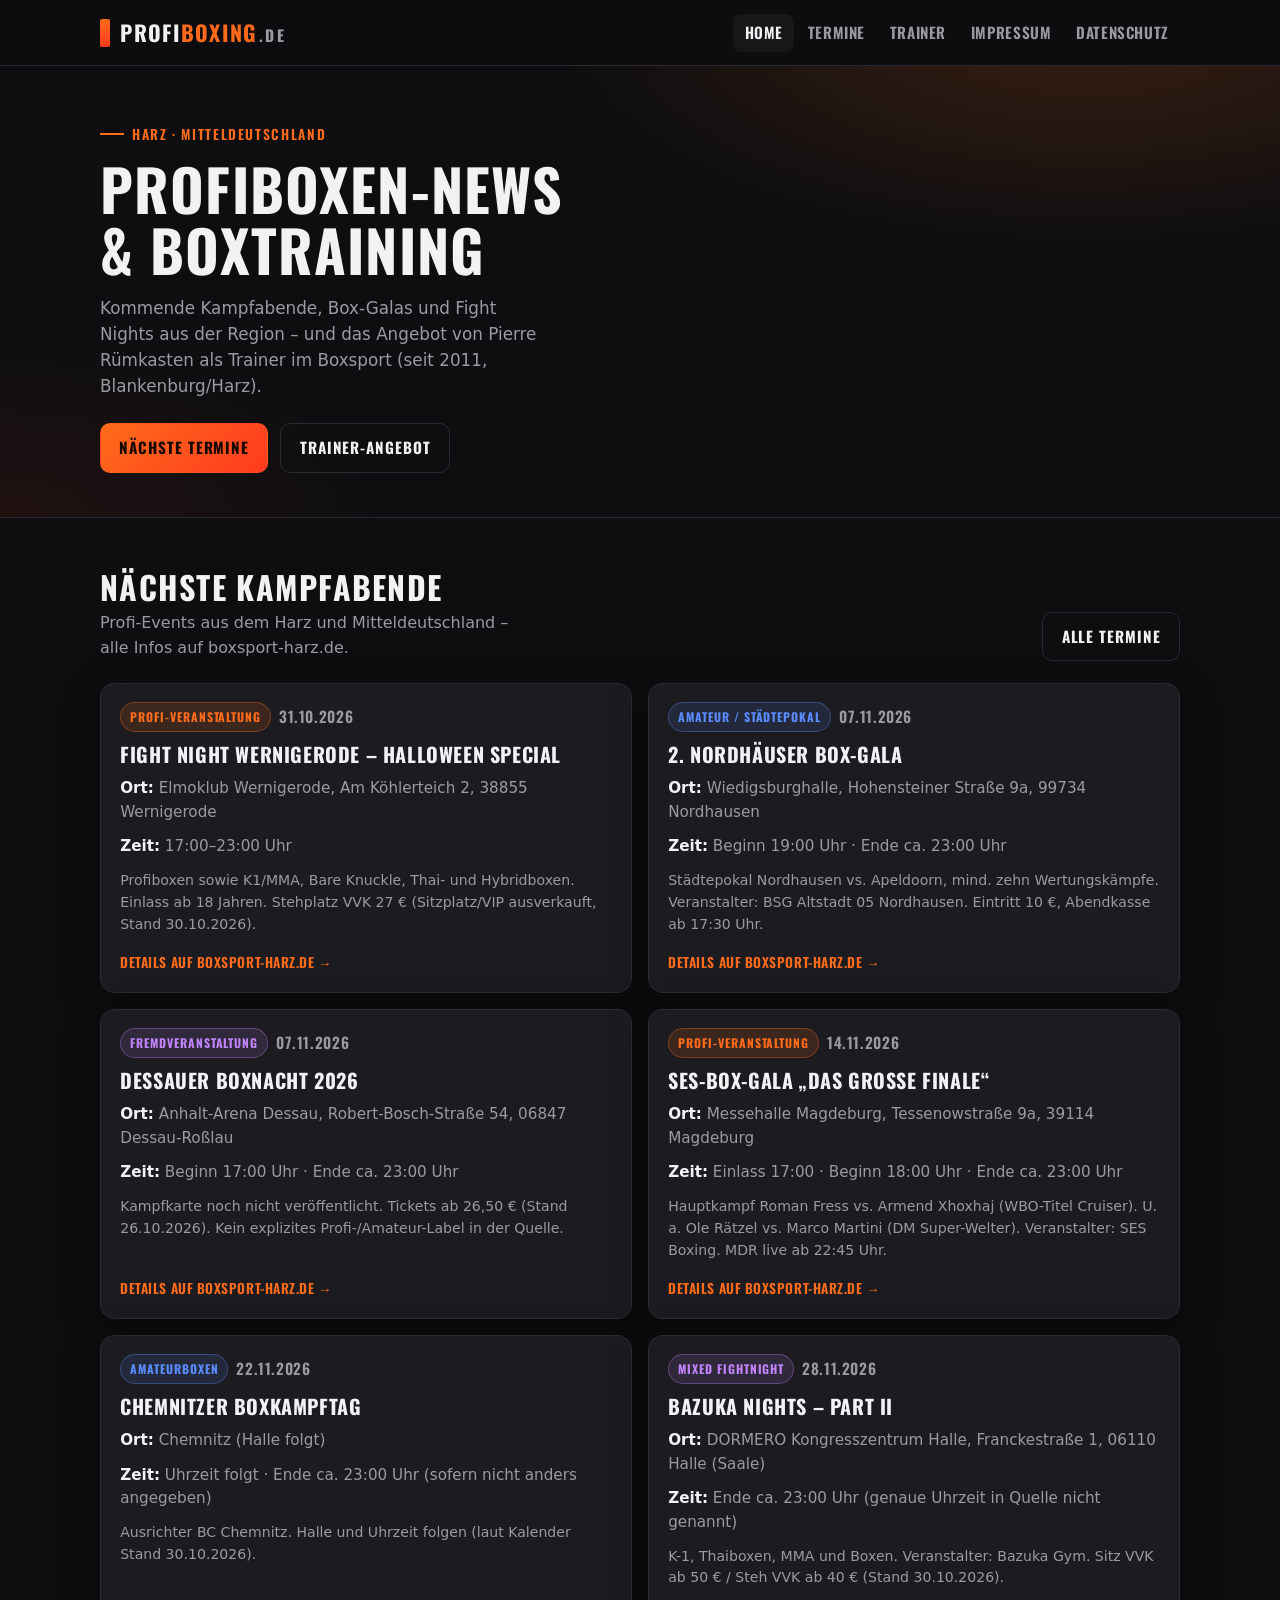
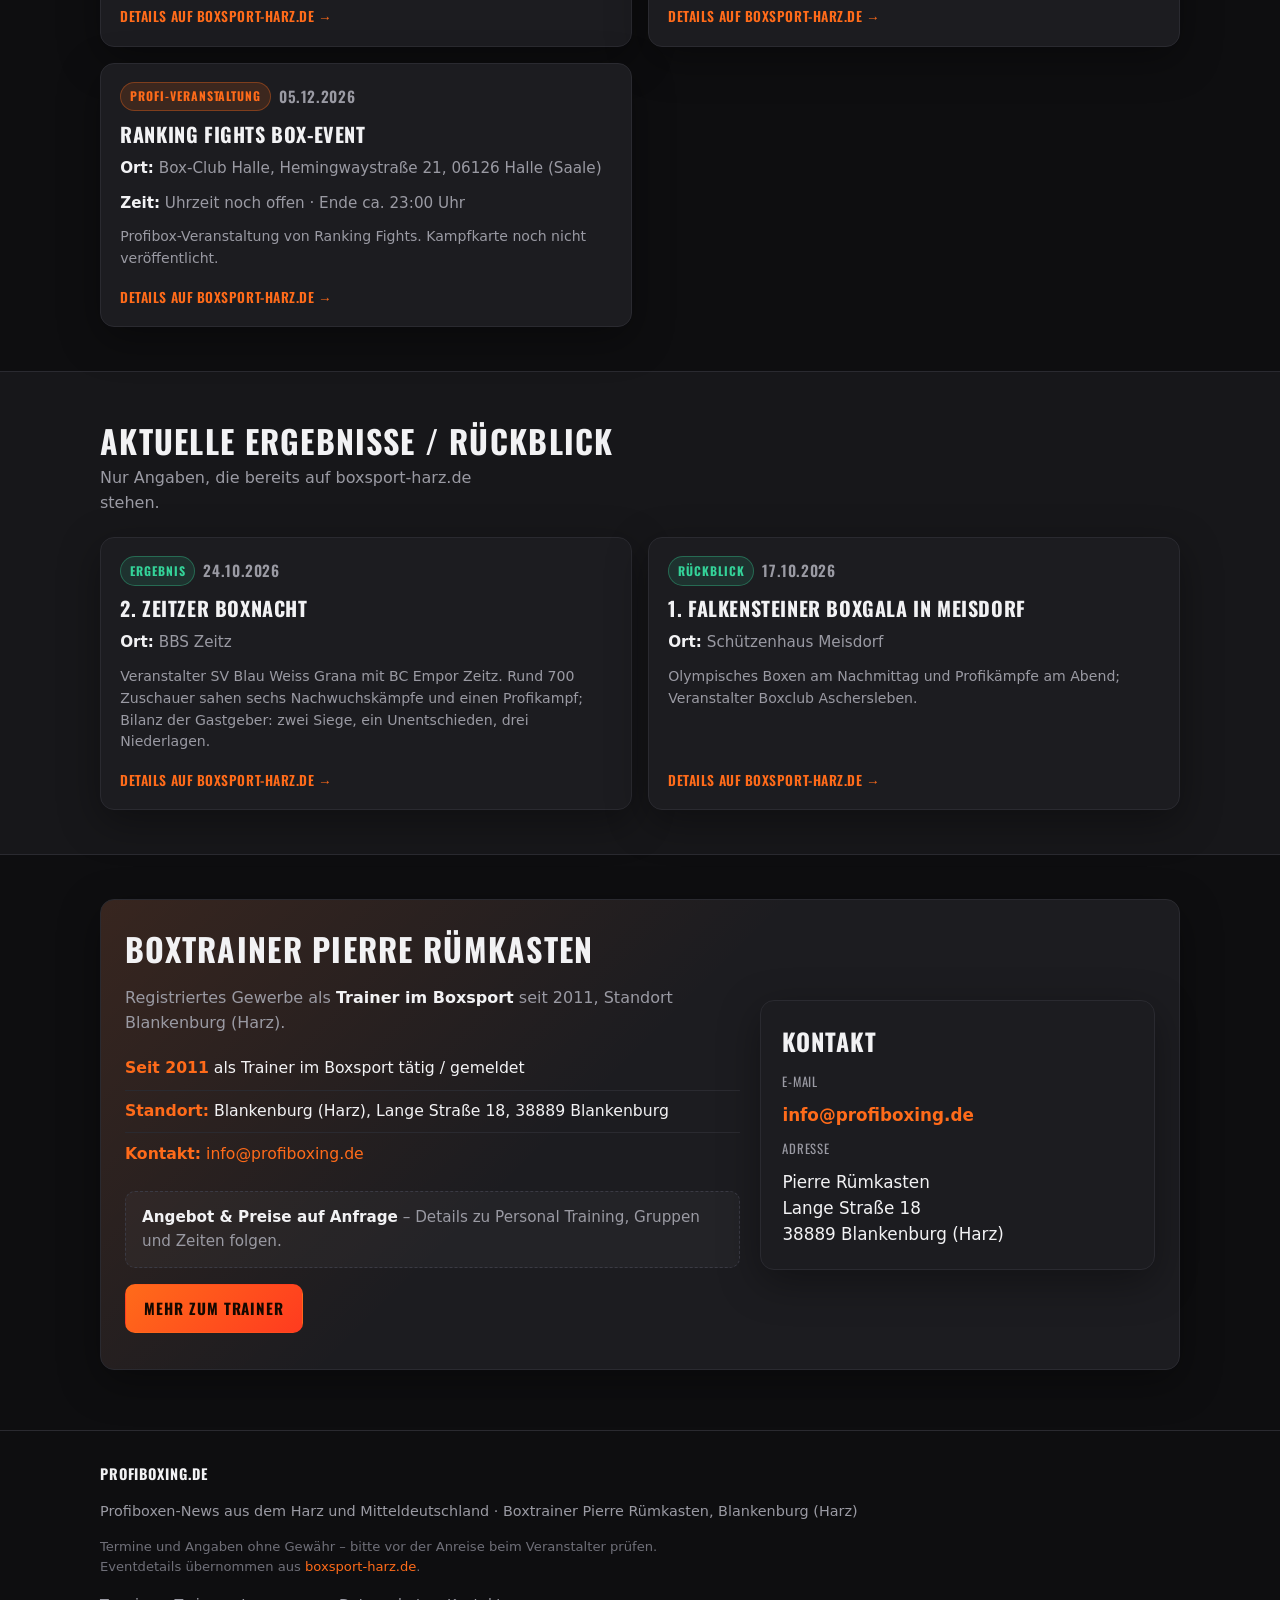
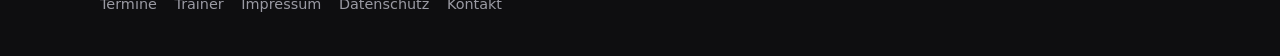
<file: index.html>
<!DOCTYPE html>
<html lang="de">
<head>
<meta charset="utf-8">
<meta name="viewport" content="width=device-width, initial-scale=1">
<meta name="referrer" content="strict-origin-when-cross-origin">
<title>PROFIBOXING.DE – Profiboxen im Harz &amp; Mitteldeutschland</title>
<meta name="description" content="Profiboxen-News aus dem Harz und Mitteldeutschland: kommende Kampfabende, Galas und Fight Nights – plus Angebot als Boxtrainer in Blankenburg (Harz).">
<meta name="author" content="Pierre Rümkasten">
<meta name="theme-color" content="#0e0e10">
<link rel="canonical" href="https://www.profiboxing.de/">
<meta property="og:title" content="PROFIBOXING.DE – Profiboxen im Harz &amp; Mitteldeutschland">
<meta property="og:description" content="Profiboxen-News aus dem Harz und Mitteldeutschland: kommende Kampfabende, Galas und Fight Nights – plus Angebot als Boxtrainer in Blankenburg (Harz).">
<meta property="og:url" content="https://www.profiboxing.de/">
<meta property="og:type" content="website">
<meta property="og:locale" content="de_DE">
<meta property="og:site_name" content="PROFIBOXING.DE">
<link rel="icon" href="favicon.ico" sizes="any">
<link rel="icon" type="image/svg+xml" href="icons/favicon.svg">
<link rel="icon" type="image/png" sizes="32x32" href="icons/favicon-32.png">
<link rel="apple-touch-icon" href="icons/apple-touch-icon.png">
<link rel="stylesheet" href="css/style.css">
</head>
<body>
<header class="site-header">
  <div class="wrap header-inner">
    <a class="logo" href="index.html" aria-label="PROFIBOXING.DE Startseite">
      <span class="logo-mark" aria-hidden="true"></span>
      <span class="logo-text">PROFI<span>BOXING</span><small>.DE</small></span>
    </a>
    <button class="nav-toggle" type="button" aria-expanded="false" aria-controls="site-nav" id="navToggle">Menü</button>
    <nav class="nav" id="site-nav" aria-label="Hauptnavigation">
      <a href="index.html" aria-current="page">Home</a>
      <a href="Termine.html">Termine</a>
      <a href="Trainer.html">Trainer</a>
      <a href="Impressum.html">Impressum</a>
      <a href="Datenschutz.html">Datenschutz</a>
    </nav>
  </div>
</header>

<main>
  <section class="hero">
    <div class="wrap">
      <p class="hero-kicker">Harz · Mitteldeutschland</p>
      <h1>Profiboxen-News &amp; Boxtraining</h1>
      <p class="lead">Kommende Kampfabende, Box-Galas und Fight Nights aus der Region – und das Angebot von Pierre Rümkasten als Trainer im Boxsport (seit 2011, Blankenburg/Harz).</p>
      <div class="hero-actions">
        <a class="btn btn-primary" href="Termine.html">Nächste Termine</a>
        <a class="btn btn-ghost" href="Trainer.html">Trainer-Angebot</a>
      </div>
    </div>
  </section>

  <section class="section" id="termine">
    <div class="wrap">
      <div class="section-head">
        <div>
          <h2>Nächste Kampfabende</h2>
          <p>Profi-Events aus dem Harz und Mitteldeutschland – alle Infos auf boxsport-harz.de.</p>
        </div>
        <a class="btn btn-ghost" href="Termine.html">Alle Termine</a>
      </div>
      <div class="grid grid-2">
        <article class="event-card">
  <div class="event-top">
    <span class="badge badge-profi">Profi-Veranstaltung</span>
    <span class="event-date">31.10.2026</span>
  </div>
  <h3>Fight Night Wernigerode – Halloween Special</h3>
  <p class="event-meta"><strong>Ort:</strong> Elmoklub Wernigerode, Am Köhlerteich 2, 38855 Wernigerode</p>
  <p class="event-meta"><strong>Zeit:</strong> 17:00–23:00 Uhr</p>
  <p class="event-note">Profiboxen sowie K1/MMA, Bare Knuckle, Thai- und Hybridboxen. Einlass ab 18 Jahren. Stehplatz VVK 27 € (Sitzplatz/VIP ausverkauft, Stand 30.10.2026).</p>
  <div class="event-links">
    <a href="https://www.boxsport-harz.de/FightNight-Wernigerode-2026.html" rel="noopener noreferrer" target="_blank">Details auf boxsport-harz.de →</a>
  </div>
</article>

<article class="event-card">
  <div class="event-top">
    <span class="badge badge-amateur">Amateur / Städtepokal</span>
    <span class="event-date">07.11.2026</span>
  </div>
  <h3>2. Nordhäuser Box-Gala</h3>
  <p class="event-meta"><strong>Ort:</strong> Wiedigsburghalle, Hohensteiner Straße 9a, 99734 Nordhausen</p>
  <p class="event-meta"><strong>Zeit:</strong> Beginn 19:00 Uhr · Ende ca. 23:00 Uhr</p>
  <p class="event-note">Städtepokal Nordhausen vs. Apeldoorn, mind. zehn Wertungskämpfe. Veranstalter: BSG Altstadt 05 Nordhausen. Eintritt 10 €, Abendkasse ab 17:30 Uhr.</p>
  <div class="event-links">
    <a href="https://www.boxsport-harz.de/Box-Gala-Nordhausen-2026-11-07.html" rel="noopener noreferrer" target="_blank">Details auf boxsport-harz.de →</a>
  </div>
</article>

<article class="event-card">
  <div class="event-top">
    <span class="badge badge-mixed">Fremdveranstaltung</span>
    <span class="event-date">07.11.2026</span>
  </div>
  <h3>Dessauer Boxnacht 2026</h3>
  <p class="event-meta"><strong>Ort:</strong> Anhalt-Arena Dessau, Robert-Bosch-Straße 54, 06847 Dessau-Roßlau</p>
  <p class="event-meta"><strong>Zeit:</strong> Beginn 17:00 Uhr · Ende ca. 23:00 Uhr</p>
  <p class="event-note">Kampfkarte noch nicht veröffentlicht. Tickets ab 26,50 € (Stand 26.10.2026). Kein explizites Profi-/Amateur-Label in der Quelle.</p>
  <div class="event-links">
    <a href="https://www.boxsport-harz.de/Dessauer-Boxnacht-2026-11-07.html" rel="noopener noreferrer" target="_blank">Details auf boxsport-harz.de →</a>
  </div>
</article>

<article class="event-card">
  <div class="event-top">
    <span class="badge badge-profi">Profi-Veranstaltung</span>
    <span class="event-date">14.11.2026</span>
  </div>
  <h3>SES-Box-Gala „Das große Finale“</h3>
  <p class="event-meta"><strong>Ort:</strong> Messehalle Magdeburg, Tessenowstraße 9a, 39114 Magdeburg</p>
  <p class="event-meta"><strong>Zeit:</strong> Einlass 17:00 · Beginn 18:00 Uhr · Ende ca. 23:00 Uhr</p>
  <p class="event-note">Hauptkampf Roman Fress vs. Armend Xhoxhaj (WBO-Titel Cruiser). U. a. Ole Rätzel vs. Marco Martini (DM Super-Welter). Veranstalter: SES Boxing. MDR live ab 22:45 Uhr.</p>
  <div class="event-links">
    <a href="https://www.boxsport-harz.de/SES-Boxen-Magdeburg-2026-11-14.html" rel="noopener noreferrer" target="_blank">Details auf boxsport-harz.de →</a>
  </div>
</article>

<article class="event-card">
  <div class="event-top">
    <span class="badge badge-amateur">Amateurboxen</span>
    <span class="event-date">22.11.2026</span>
  </div>
  <h3>Chemnitzer Boxkampftag</h3>
  <p class="event-meta"><strong>Ort:</strong> Chemnitz (Halle folgt)</p>
  <p class="event-meta"><strong>Zeit:</strong> Uhrzeit folgt · Ende ca. 23:00 Uhr (sofern nicht anders angegeben)</p>
  <p class="event-note">Ausrichter BC Chemnitz. Halle und Uhrzeit folgen (laut Kalender Stand 30.10.2026).</p>
  <div class="event-links">
    <a href="https://www.boxsport-harz.de/Kalender.html" rel="noopener noreferrer" target="_blank">Details auf boxsport-harz.de →</a>
  </div>
</article>

<article class="event-card">
  <div class="event-top">
    <span class="badge badge-mixed">Mixed Fightnight</span>
    <span class="event-date">28.11.2026</span>
  </div>
  <h3>Bazuka Nights – Part II</h3>
  <p class="event-meta"><strong>Ort:</strong> DORMERO Kongresszentrum Halle, Franckestraße 1, 06110 Halle (Saale)</p>
  <p class="event-meta"><strong>Zeit:</strong> Ende ca. 23:00 Uhr (genaue Uhrzeit in Quelle nicht genannt)</p>
  <p class="event-note">K-1, Thaiboxen, MMA und Boxen. Veranstalter: Bazuka Gym. Sitz VVK ab 50 € / Steh VVK ab 40 € (Stand 30.10.2026).</p>
  <div class="event-links">
    <a href="https://www.boxsport-harz.de/Bazuka-Nights-Halle-2026-11-28.html" rel="noopener noreferrer" target="_blank">Details auf boxsport-harz.de →</a>
  </div>
</article>

<article class="event-card">
  <div class="event-top">
    <span class="badge badge-profi">Profi-Veranstaltung</span>
    <span class="event-date">05.12.2026</span>
  </div>
  <h3>Ranking Fights Box-Event</h3>
  <p class="event-meta"><strong>Ort:</strong> Box-Club Halle, Hemingwaystraße 21, 06126 Halle (Saale)</p>
  <p class="event-meta"><strong>Zeit:</strong> Uhrzeit noch offen · Ende ca. 23:00 Uhr</p>
  <p class="event-note">Profibox-Veranstaltung von Ranking Fights. Kampfkarte noch nicht veröffentlicht.</p>
  <div class="event-links">
    <a href="https://www.boxsport-harz.de/Ranking-Fights-Halle-2026-12-05.html" rel="noopener noreferrer" target="_blank">Details auf boxsport-harz.de →</a>
  </div>
</article>

      </div>
    </div>
  </section>

  <section class="section section-muted" id="ergebnisse">
    <div class="wrap">
      <div class="section-head">
        <div>
          <h2>Aktuelle Ergebnisse / Rückblick</h2>
          <p>Nur Angaben, die bereits auf boxsport-harz.de stehen.</p>
        </div>
      </div>
      <div class="grid grid-2">
        <article class="event-card">
  <div class="event-top">
    <span class="badge badge-result">Ergebnis</span>
    <span class="event-date">24.10.2026</span>
  </div>
  <h3>2. Zeitzer Boxnacht</h3>
  <p class="event-meta"><strong>Ort:</strong> BBS Zeitz</p>
  
  <p class="event-note">Veranstalter SV Blau Weiss Grana mit BC Empor Zeitz. Rund 700 Zuschauer sahen sechs Nachwuchskämpfe und einen Profikampf; Bilanz der Gastgeber: zwei Siege, ein Unentschieden, drei Niederlagen.</p>
  <div class="event-links">
    <a href="https://www.boxsport-harz.de/Kalender.html" rel="noopener noreferrer" target="_blank">Details auf boxsport-harz.de →</a>
  </div>
</article>

<article class="event-card">
  <div class="event-top">
    <span class="badge badge-result">Rückblick</span>
    <span class="event-date">17.10.2026</span>
  </div>
  <h3>1. Falkensteiner Boxgala in Meisdorf</h3>
  <p class="event-meta"><strong>Ort:</strong> Schützenhaus Meisdorf</p>
  
  <p class="event-note">Olympisches Boxen am Nachmittag und Profikämpfe am Abend; Veranstalter Boxclub Aschersleben.</p>
  <div class="event-links">
    <a href="https://www.boxsport-harz.de/index.html" rel="noopener noreferrer" target="_blank">Details auf boxsport-harz.de →</a>
  </div>
</article>

      </div>
    </div>
  </section>

  <section class="section" id="trainer">
    <div class="wrap">
      <div class="trainer-panel">
        <div>
          <h2>Boxtrainer Pierre Rümkasten</h2>
          <p>Registriertes Gewerbe als <strong style="color:var(--text)">Trainer im Boxsport</strong> seit 2011, Standort Blankenburg (Harz).</p>
          <ul class="fact-list">
            <li><strong>Seit 2011</strong> als Trainer im Boxsport tätig / gemeldet</li>
            <li><strong>Standort:</strong> Blankenburg (Harz), Lange Straße 18, 38889 Blankenburg</li>
            <li><strong>Kontakt:</strong> <a href="mailto:info@profiboxing.de">info@profiboxing.de</a></li>
          </ul>
          <!-- TODO: Personal Training – Inhalte, Zielgruppen, Dauer konkretisieren -->
          <!-- TODO: Gruppentraining – Formate und Gruppengrößen ergänzen -->
          <!-- TODO: Preise – konkrete Preislisten eintragen -->
          <!-- TODO: Trainingszeiten / Ort der Trainingseinheiten ergänzen -->
          <p class="placeholder-note"><strong>Angebot &amp; Preise auf Anfrage</strong> – Details zu Personal Training, Gruppen und Zeiten folgen.</p>
          <p style="margin-top:1rem"><a class="btn btn-primary" href="Trainer.html">Mehr zum Trainer</a></p>
        </div>
        <div class="contact-box">
          <h2>Kontakt</h2>
          <dl>
            <dt>E-Mail</dt>
            <dd><a href="mailto:info@profiboxing.de">info@profiboxing.de</a></dd>
            <dt>Adresse</dt>
            <dd>Pierre Rümkasten<br>Lange Straße 18<br>38889 Blankenburg (Harz)</dd>
          </dl>
        </div>
      </div>
    </div>
  </section>
</main>
<footer class="site-footer">
  <div class="wrap footer-inner">
    <div>
      <p class="footer-brand">PROFIBOXING.DE</p>
      <p>Profiboxen-News aus dem Harz und Mitteldeutschland · Boxtrainer Pierre Rümkasten, Blankenburg (Harz)</p>
      <p class="disclaimer">Termine und Angaben ohne Gewähr – bitte vor der Anreise beim Veranstalter prüfen. Eventdetails übernommen aus <a href="https://www.boxsport-harz.de/">boxsport-harz.de</a>.</p>
    </div>
    <nav class="footer-nav" aria-label="Fußnavigation">
      <a href="Termine.html">Termine</a>
      <a href="Trainer.html">Trainer</a>
      <a href="Impressum.html">Impressum</a>
      <a href="Datenschutz.html">Datenschutz</a>
      <a href="mailto:info@profiboxing.de">Kontakt</a>
    </nav>
  </div>
</footer>
<script>
(function(){
  var btn=document.getElementById('navToggle');
  var nav=document.getElementById('site-nav');
  if(!btn||!nav) return;
  btn.addEventListener('click',function(){
    var open=nav.classList.toggle('is-open');
    btn.setAttribute('aria-expanded', open ? 'true' : 'false');
  });
})();
</script>
</body>
</html>
</file>
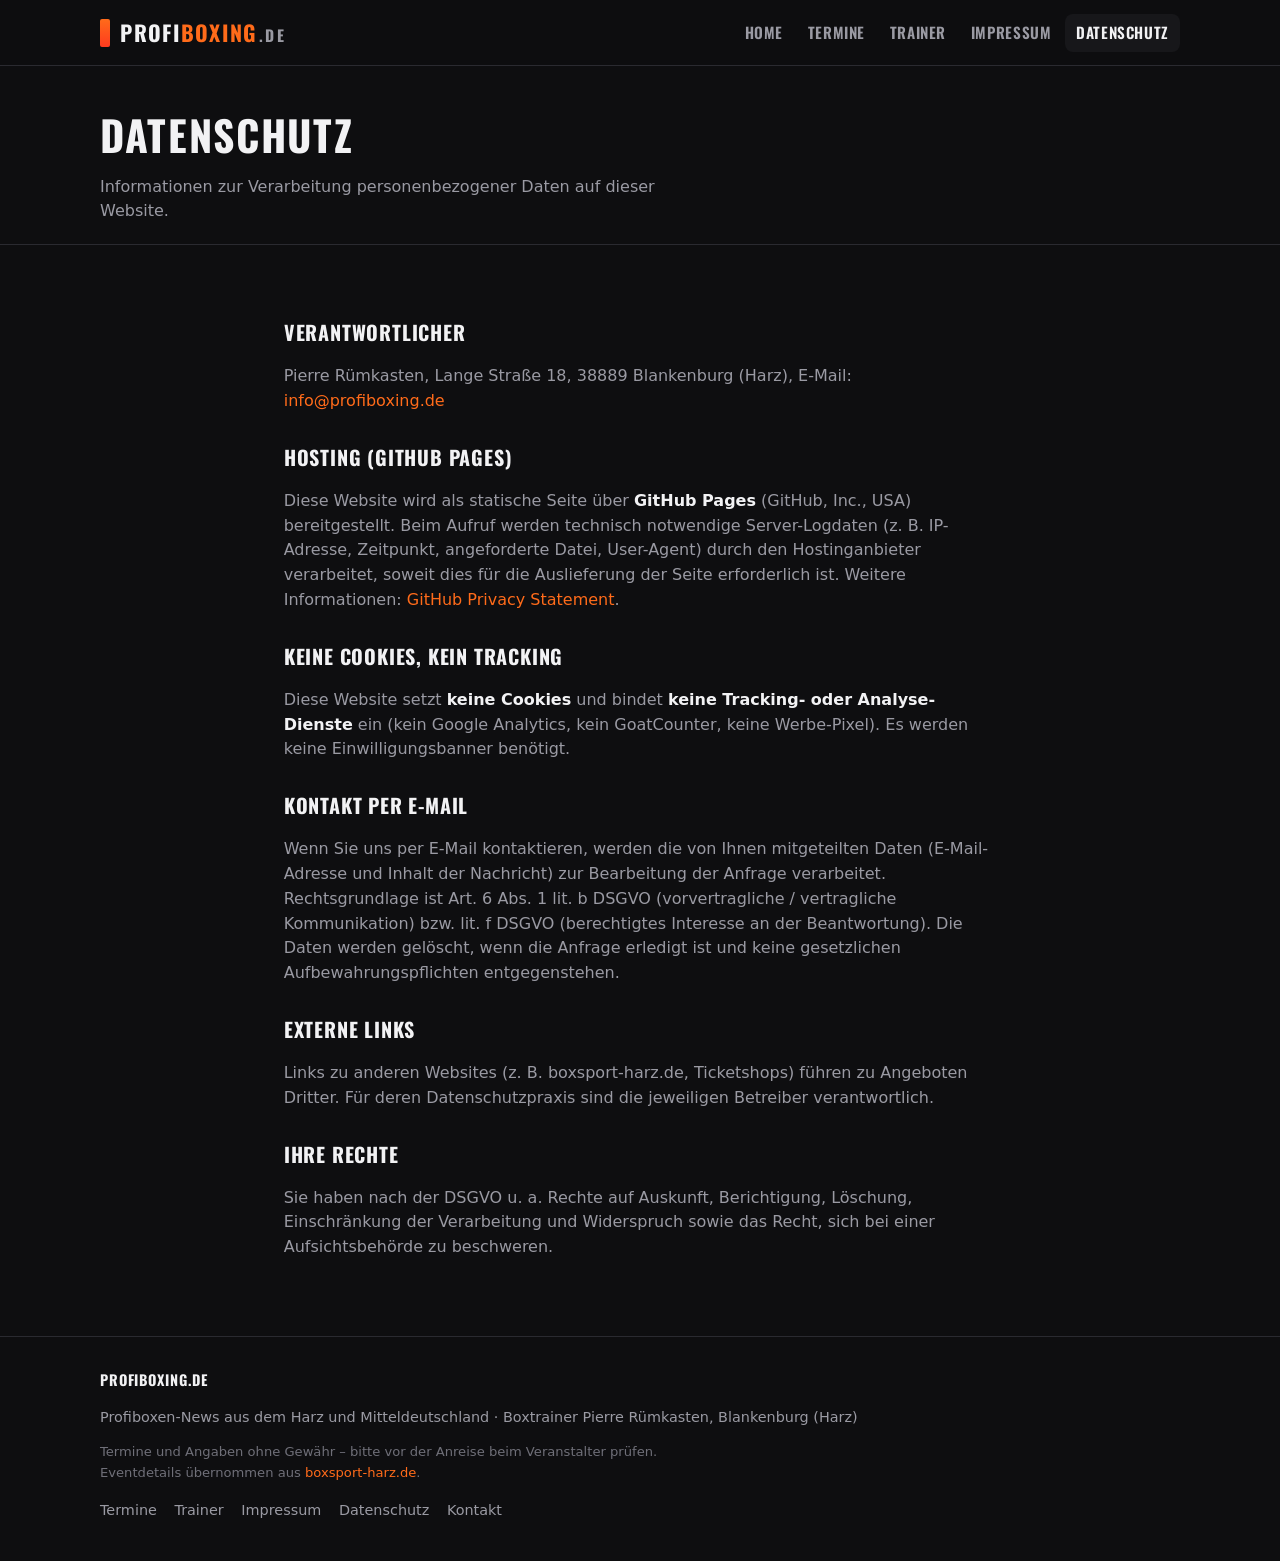
<file: Datenschutz.html>
<!DOCTYPE html>
<html lang="de">
<head>
<meta charset="utf-8">
<meta name="viewport" content="width=device-width, initial-scale=1">
<meta name="referrer" content="strict-origin-when-cross-origin">
<title>Datenschutz | PROFIBOXING.DE</title>
<meta name="description" content="Datenschutzerklärung von www.profiboxing.de – Hosting über GitHub Pages, keine Cookies, kein Tracking.">
<meta name="author" content="Pierre Rümkasten">
<meta name="theme-color" content="#0e0e10">
<link rel="canonical" href="https://www.profiboxing.de/Datenschutz.html">
<meta property="og:title" content="Datenschutz | PROFIBOXING.DE">
<meta property="og:description" content="Datenschutzerklärung von www.profiboxing.de – Hosting über GitHub Pages, keine Cookies, kein Tracking.">
<meta property="og:url" content="https://www.profiboxing.de/Datenschutz.html">
<meta property="og:type" content="website">
<meta property="og:locale" content="de_DE">
<meta property="og:site_name" content="PROFIBOXING.DE">
<link rel="icon" href="favicon.ico" sizes="any">
<link rel="icon" type="image/svg+xml" href="icons/favicon.svg">
<link rel="icon" type="image/png" sizes="32x32" href="icons/favicon-32.png">
<link rel="apple-touch-icon" href="icons/apple-touch-icon.png">
<link rel="stylesheet" href="css/style.css">
</head>
<body>
<header class="site-header">
  <div class="wrap header-inner">
    <a class="logo" href="index.html" aria-label="PROFIBOXING.DE Startseite">
      <span class="logo-mark" aria-hidden="true"></span>
      <span class="logo-text">PROFI<span>BOXING</span><small>.DE</small></span>
    </a>
    <button class="nav-toggle" type="button" aria-expanded="false" aria-controls="site-nav" id="navToggle">Menü</button>
    <nav class="nav" id="site-nav" aria-label="Hauptnavigation">
      <a href="index.html">Home</a>
      <a href="Termine.html">Termine</a>
      <a href="Trainer.html">Trainer</a>
      <a href="Impressum.html">Impressum</a>
      <a href="Datenschutz.html" aria-current="page">Datenschutz</a>
    </nav>
  </div>
</header>

<main>
  <section class="page-hero">
    <div class="wrap">
      <h1>Datenschutz</h1>
      <p>Informationen zur Verarbeitung personenbezogener Daten auf dieser Website.</p>
    </div>
  </section>
  <section class="section">
    <div class="wrap legal">
      <h2>Verantwortlicher</h2>
      <p>Pierre Rümkasten, Lange Straße 18, 38889 Blankenburg (Harz), E-Mail: <a href="mailto:info@profiboxing.de">info@profiboxing.de</a></p>

      <h2>Hosting (GitHub Pages)</h2>
      <p>Diese Website wird als statische Seite über <strong>GitHub Pages</strong> (GitHub, Inc., USA) bereitgestellt. Beim Aufruf werden technisch notwendige Server-Logdaten (z.&nbsp;B. IP-Adresse, Zeitpunkt, angeforderte Datei, User-Agent) durch den Hostinganbieter verarbeitet, soweit dies für die Auslieferung der Seite erforderlich ist. Weitere Informationen: <a href="https://docs.github.com/en/site-policy/privacy-policies/github-general-privacy-statement" rel="noopener noreferrer" target="_blank">GitHub Privacy Statement</a>.</p>

      <h2>Keine Cookies, kein Tracking</h2>
      <p>Diese Website setzt <strong>keine Cookies</strong> und bindet <strong>keine Tracking- oder Analyse-Dienste</strong> ein (kein Google Analytics, kein GoatCounter, keine Werbe-Pixel). Es werden keine Einwilligungsbanner benötigt.</p>

      <h2>Kontakt per E-Mail</h2>
      <p>Wenn Sie uns per E-Mail kontaktieren, werden die von Ihnen mitgeteilten Daten (E-Mail-Adresse und Inhalt der Nachricht) zur Bearbeitung der Anfrage verarbeitet. Rechtsgrundlage ist Art. 6 Abs. 1 lit. b DSGVO (vorvertragliche / vertragliche Kommunikation) bzw. lit. f DSGVO (berechtigtes Interesse an der Beantwortung). Die Daten werden gelöscht, wenn die Anfrage erledigt ist und keine gesetzlichen Aufbewahrungspflichten entgegenstehen.</p>

      <h2>Externe Links</h2>
      <p>Links zu anderen Websites (z.&nbsp;B. boxsport-harz.de, Ticketshops) führen zu Angeboten Dritter. Für deren Datenschutzpraxis sind die jeweiligen Betreiber verantwortlich.</p>

      <h2>Ihre Rechte</h2>
      <p>Sie haben nach der DSGVO u.&nbsp;a. Rechte auf Auskunft, Berichtigung, Löschung, Einschränkung der Verarbeitung und Widerspruch sowie das Recht, sich bei einer Aufsichtsbehörde zu beschweren.</p>
    </div>
  </section>
</main>
<footer class="site-footer">
  <div class="wrap footer-inner">
    <div>
      <p class="footer-brand">PROFIBOXING.DE</p>
      <p>Profiboxen-News aus dem Harz und Mitteldeutschland · Boxtrainer Pierre Rümkasten, Blankenburg (Harz)</p>
      <p class="disclaimer">Termine und Angaben ohne Gewähr – bitte vor der Anreise beim Veranstalter prüfen. Eventdetails übernommen aus <a href="https://www.boxsport-harz.de/">boxsport-harz.de</a>.</p>
    </div>
    <nav class="footer-nav" aria-label="Fußnavigation">
      <a href="Termine.html">Termine</a>
      <a href="Trainer.html">Trainer</a>
      <a href="Impressum.html">Impressum</a>
      <a href="Datenschutz.html">Datenschutz</a>
      <a href="mailto:info@profiboxing.de">Kontakt</a>
    </nav>
  </div>
</footer>
<script>
(function(){
  var btn=document.getElementById('navToggle');
  var nav=document.getElementById('site-nav');
  if(!btn||!nav) return;
  btn.addEventListener('click',function(){
    var open=nav.classList.toggle('is-open');
    btn.setAttribute('aria-expanded', open ? 'true' : 'false');
  });
})();
</script>
</body>
</html>
</file>
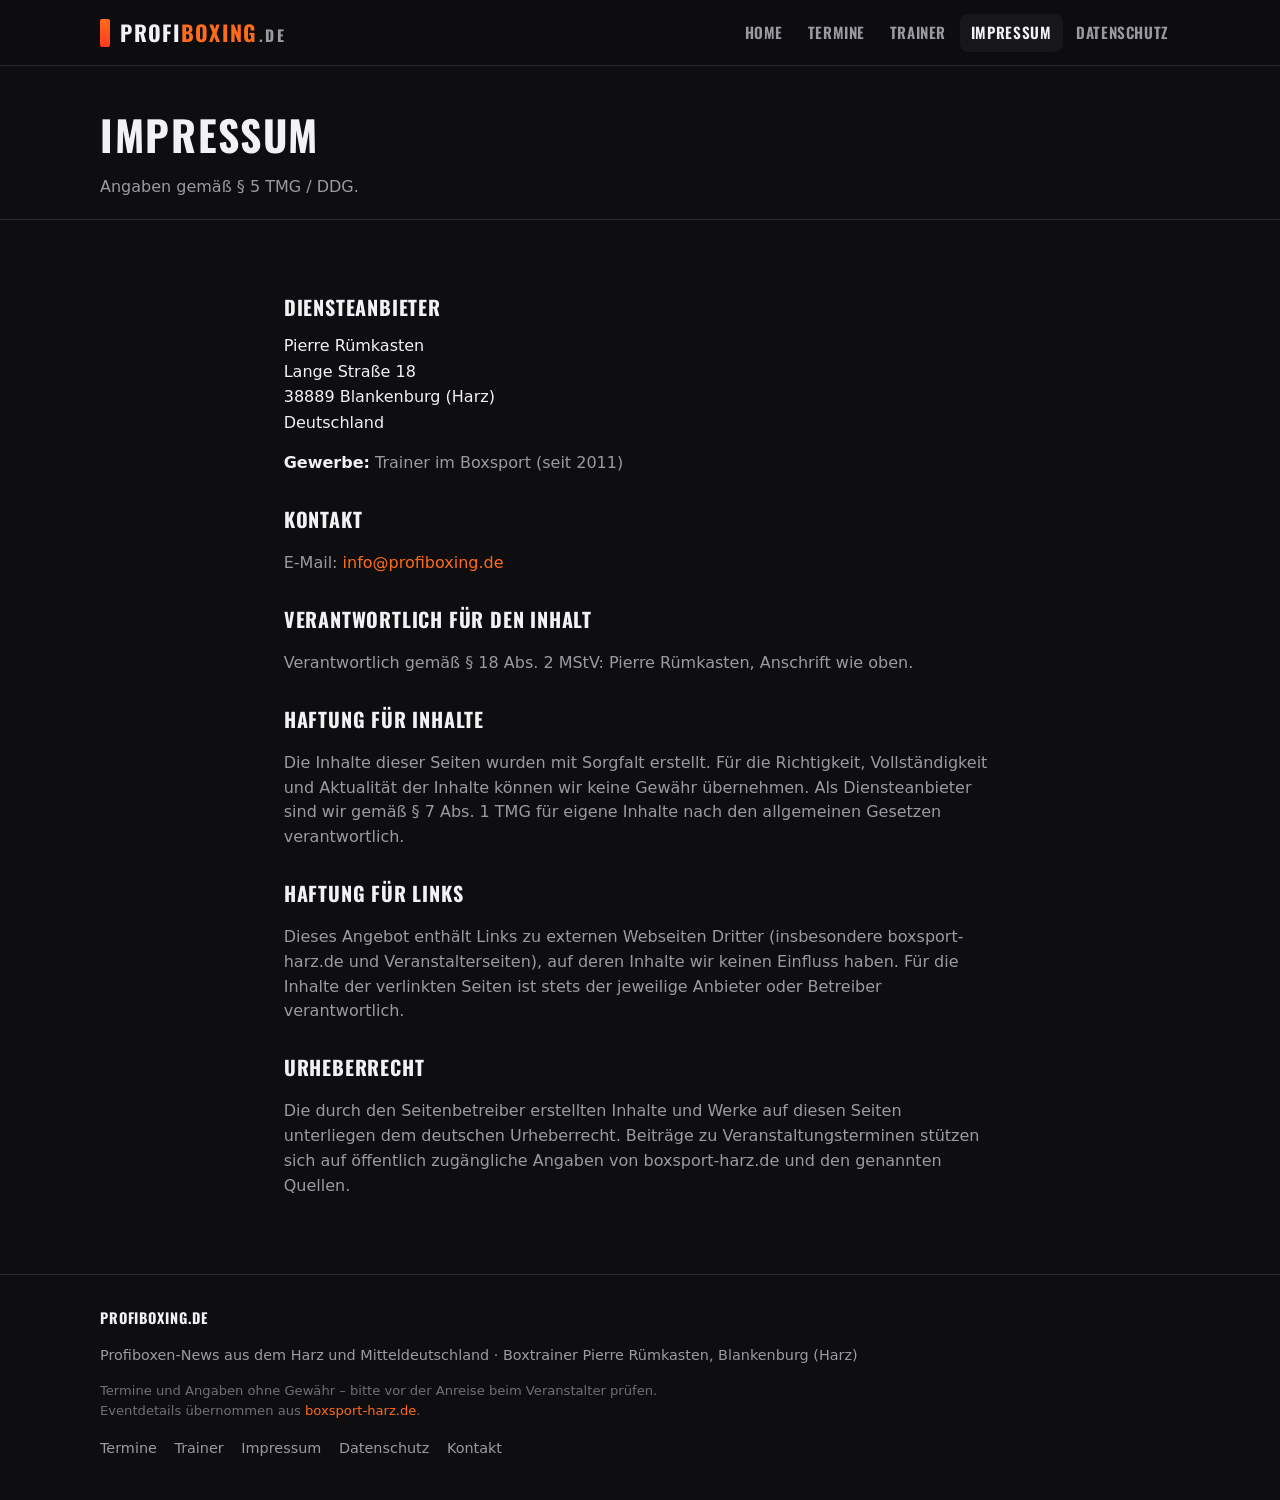
<file: Impressum.html>
<!DOCTYPE html>
<html lang="de">
<head>
<meta charset="utf-8">
<meta name="viewport" content="width=device-width, initial-scale=1">
<meta name="referrer" content="strict-origin-when-cross-origin">
<title>Impressum | PROFIBOXING.DE</title>
<meta name="description" content="Impressum von www.profiboxing.de gemäß § 5 TMG/DDG – Pierre Rümkasten, Blankenburg (Harz).">
<meta name="author" content="Pierre Rümkasten">
<meta name="theme-color" content="#0e0e10">
<link rel="canonical" href="https://www.profiboxing.de/Impressum.html">
<meta property="og:title" content="Impressum | PROFIBOXING.DE">
<meta property="og:description" content="Impressum von www.profiboxing.de gemäß § 5 TMG/DDG – Pierre Rümkasten, Blankenburg (Harz).">
<meta property="og:url" content="https://www.profiboxing.de/Impressum.html">
<meta property="og:type" content="website">
<meta property="og:locale" content="de_DE">
<meta property="og:site_name" content="PROFIBOXING.DE">
<link rel="icon" href="favicon.ico" sizes="any">
<link rel="icon" type="image/svg+xml" href="icons/favicon.svg">
<link rel="icon" type="image/png" sizes="32x32" href="icons/favicon-32.png">
<link rel="apple-touch-icon" href="icons/apple-touch-icon.png">
<link rel="stylesheet" href="css/style.css">
</head>
<body>
<header class="site-header">
  <div class="wrap header-inner">
    <a class="logo" href="index.html" aria-label="PROFIBOXING.DE Startseite">
      <span class="logo-mark" aria-hidden="true"></span>
      <span class="logo-text">PROFI<span>BOXING</span><small>.DE</small></span>
    </a>
    <button class="nav-toggle" type="button" aria-expanded="false" aria-controls="site-nav" id="navToggle">Menü</button>
    <nav class="nav" id="site-nav" aria-label="Hauptnavigation">
      <a href="index.html">Home</a>
      <a href="Termine.html">Termine</a>
      <a href="Trainer.html">Trainer</a>
      <a href="Impressum.html" aria-current="page">Impressum</a>
      <a href="Datenschutz.html">Datenschutz</a>
    </nav>
  </div>
</header>

<main>
  <section class="page-hero">
    <div class="wrap">
      <h1>Impressum</h1>
      <p>Angaben gemäß § 5 TMG / DDG.</p>
    </div>
  </section>
  <section class="section">
    <div class="wrap legal">
      <h2>Diensteanbieter</h2>
      <address>
        Pierre Rümkasten<br>
        Lange Straße 18<br>
        38889 Blankenburg (Harz)<br>
        Deutschland
      </address>
      <p><strong>Gewerbe:</strong> Trainer im Boxsport (seit 2011)</p>

      <h2>Kontakt</h2>
      <p>E-Mail: <a href="mailto:info@profiboxing.de">info@profiboxing.de</a></p>

      <h2>Verantwortlich für den Inhalt</h2>
      <p>Verantwortlich gemäß § 18 Abs. 2 MStV: Pierre Rümkasten, Anschrift wie oben.</p>

      <h2>Haftung für Inhalte</h2>
      <p>Die Inhalte dieser Seiten wurden mit Sorgfalt erstellt. Für die Richtigkeit, Vollständigkeit und Aktualität der Inhalte können wir keine Gewähr übernehmen. Als Diensteanbieter sind wir gemäß § 7 Abs. 1 TMG für eigene Inhalte nach den allgemeinen Gesetzen verantwortlich.</p>

      <h2>Haftung für Links</h2>
      <p>Dieses Angebot enthält Links zu externen Webseiten Dritter (insbesondere boxsport-harz.de und Veranstalterseiten), auf deren Inhalte wir keinen Einfluss haben. Für die Inhalte der verlinkten Seiten ist stets der jeweilige Anbieter oder Betreiber verantwortlich.</p>

      <h2>Urheberrecht</h2>
      <p>Die durch den Seitenbetreiber erstellten Inhalte und Werke auf diesen Seiten unterliegen dem deutschen Urheberrecht. Beiträge zu Veranstaltungsterminen stützen sich auf öffentlich zugängliche Angaben von boxsport-harz.de und den genannten Quellen.</p>
    </div>
  </section>
</main>
<footer class="site-footer">
  <div class="wrap footer-inner">
    <div>
      <p class="footer-brand">PROFIBOXING.DE</p>
      <p>Profiboxen-News aus dem Harz und Mitteldeutschland · Boxtrainer Pierre Rümkasten, Blankenburg (Harz)</p>
      <p class="disclaimer">Termine und Angaben ohne Gewähr – bitte vor der Anreise beim Veranstalter prüfen. Eventdetails übernommen aus <a href="https://www.boxsport-harz.de/">boxsport-harz.de</a>.</p>
    </div>
    <nav class="footer-nav" aria-label="Fußnavigation">
      <a href="Termine.html">Termine</a>
      <a href="Trainer.html">Trainer</a>
      <a href="Impressum.html">Impressum</a>
      <a href="Datenschutz.html">Datenschutz</a>
      <a href="mailto:info@profiboxing.de">Kontakt</a>
    </nav>
  </div>
</footer>
<script>
(function(){
  var btn=document.getElementById('navToggle');
  var nav=document.getElementById('site-nav');
  if(!btn||!nav) return;
  btn.addEventListener('click',function(){
    var open=nav.classList.toggle('is-open');
    btn.setAttribute('aria-expanded', open ? 'true' : 'false');
  });
})();
</script>
</body>
</html>
</file>
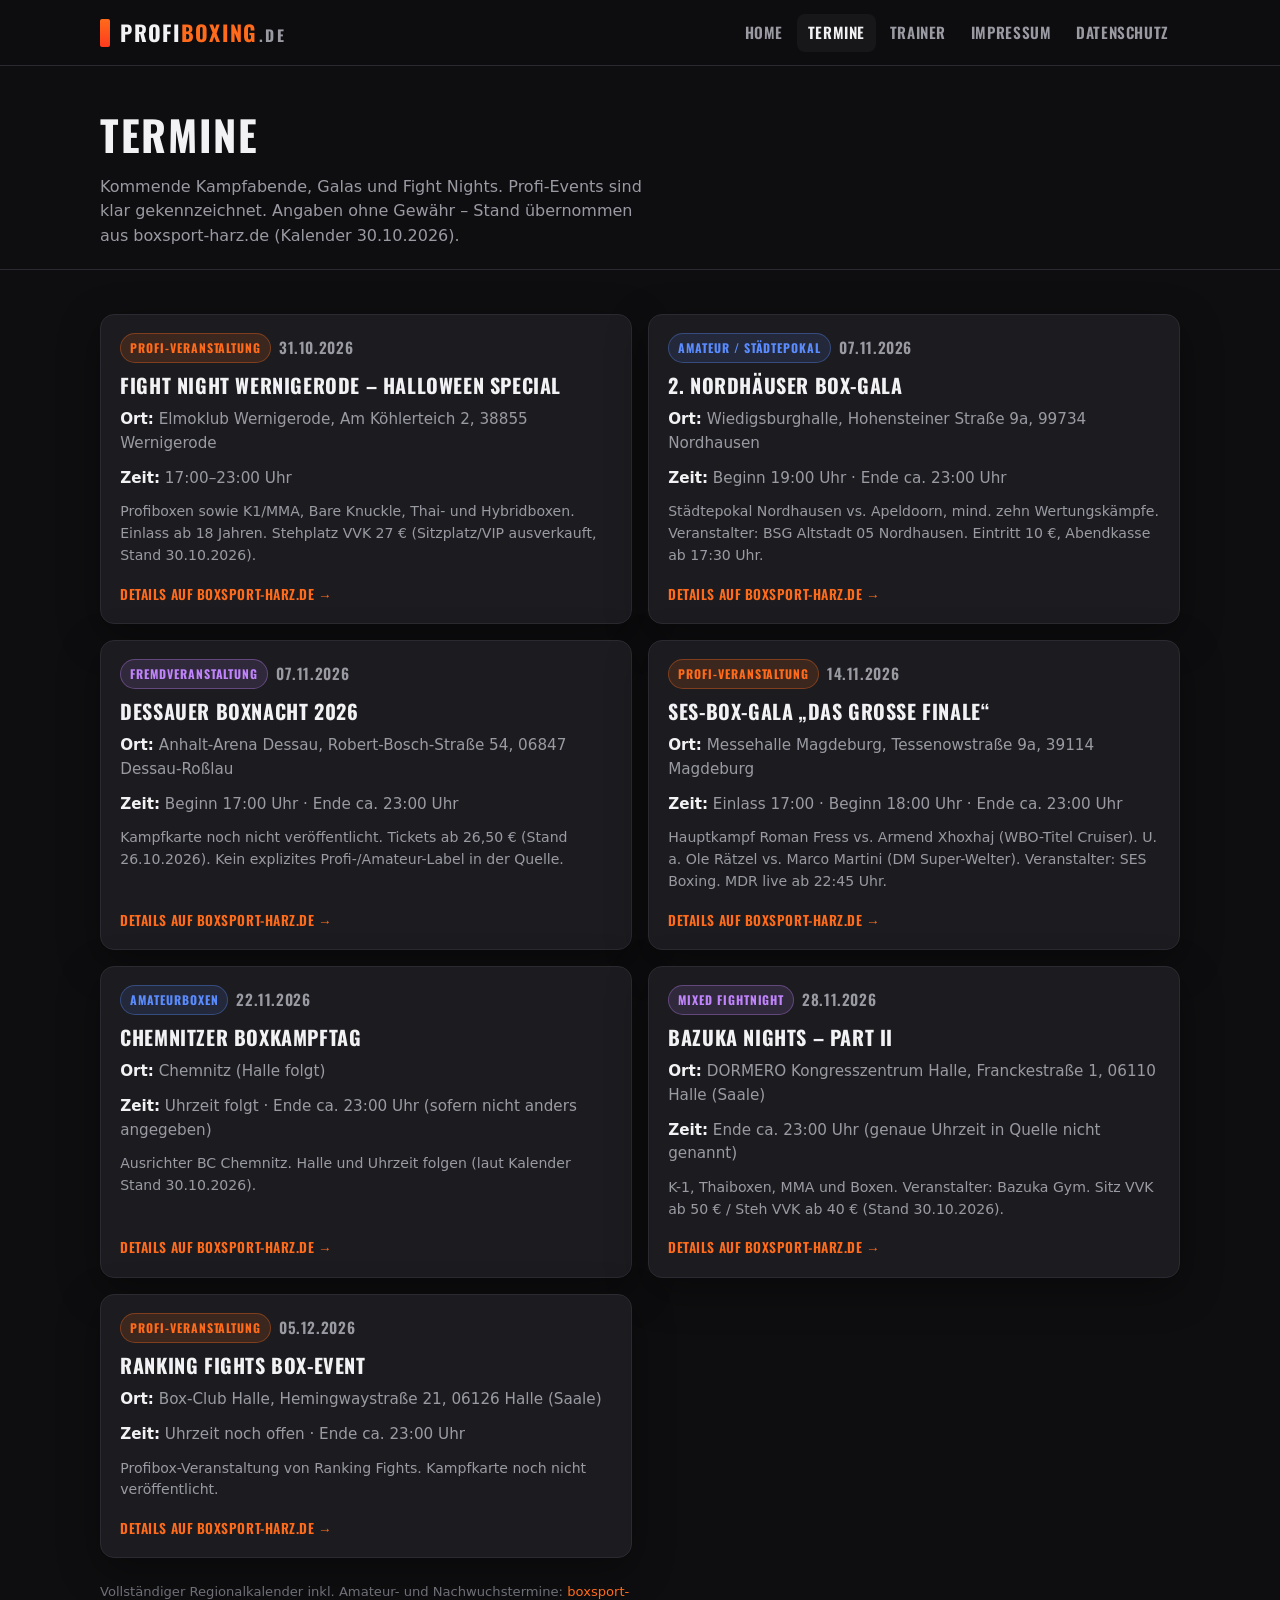
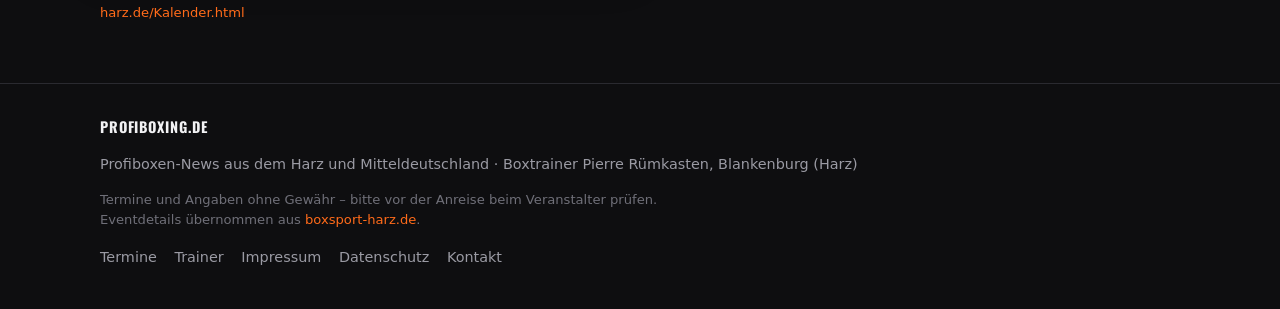
<file: Termine.html>
<!DOCTYPE html>
<html lang="de">
<head>
<meta charset="utf-8">
<meta name="viewport" content="width=device-width, initial-scale=1">
<meta name="referrer" content="strict-origin-when-cross-origin">
<title>Termine – Kampfabende &amp; Box-Galas | PROFIBOXING.DE</title>
<meta name="description" content="Übersicht kommender Profi- und Boxveranstaltungen im Harz und Mitteldeutschland.">
<meta name="author" content="Pierre Rümkasten">
<meta name="theme-color" content="#0e0e10">
<link rel="canonical" href="https://www.profiboxing.de/Termine.html">
<meta property="og:title" content="Termine – Kampfabende &amp; Box-Galas | PROFIBOXING.DE">
<meta property="og:description" content="Übersicht kommender Profi- und Boxveranstaltungen im Harz und Mitteldeutschland.">
<meta property="og:url" content="https://www.profiboxing.de/Termine.html">
<meta property="og:type" content="website">
<meta property="og:locale" content="de_DE">
<meta property="og:site_name" content="PROFIBOXING.DE">
<link rel="icon" href="favicon.ico" sizes="any">
<link rel="icon" type="image/svg+xml" href="icons/favicon.svg">
<link rel="icon" type="image/png" sizes="32x32" href="icons/favicon-32.png">
<link rel="apple-touch-icon" href="icons/apple-touch-icon.png">
<link rel="stylesheet" href="css/style.css">
</head>
<body>
<header class="site-header">
  <div class="wrap header-inner">
    <a class="logo" href="index.html" aria-label="PROFIBOXING.DE Startseite">
      <span class="logo-mark" aria-hidden="true"></span>
      <span class="logo-text">PROFI<span>BOXING</span><small>.DE</small></span>
    </a>
    <button class="nav-toggle" type="button" aria-expanded="false" aria-controls="site-nav" id="navToggle">Menü</button>
    <nav class="nav" id="site-nav" aria-label="Hauptnavigation">
      <a href="index.html">Home</a>
      <a href="Termine.html" aria-current="page">Termine</a>
      <a href="Trainer.html">Trainer</a>
      <a href="Impressum.html">Impressum</a>
      <a href="Datenschutz.html">Datenschutz</a>
    </nav>
  </div>
</header>

<main>
  <section class="page-hero">
    <div class="wrap">
      <h1>Termine</h1>
      <p>Kommende Kampfabende, Galas und Fight Nights. Profi-Events sind klar gekennzeichnet. Angaben ohne Gewähr – Stand übernommen aus boxsport-harz.de (Kalender 30.10.2026).</p>
    </div>
  </section>
  <section class="section">
    <div class="wrap">
      <div class="grid grid-2">
        <article class="event-card">
  <div class="event-top">
    <span class="badge badge-profi">Profi-Veranstaltung</span>
    <span class="event-date">31.10.2026</span>
  </div>
  <h3>Fight Night Wernigerode – Halloween Special</h3>
  <p class="event-meta"><strong>Ort:</strong> Elmoklub Wernigerode, Am Köhlerteich 2, 38855 Wernigerode</p>
  <p class="event-meta"><strong>Zeit:</strong> 17:00–23:00 Uhr</p>
  <p class="event-note">Profiboxen sowie K1/MMA, Bare Knuckle, Thai- und Hybridboxen. Einlass ab 18 Jahren. Stehplatz VVK 27 € (Sitzplatz/VIP ausverkauft, Stand 30.10.2026).</p>
  <div class="event-links">
    <a href="https://www.boxsport-harz.de/FightNight-Wernigerode-2026.html" rel="noopener noreferrer" target="_blank">Details auf boxsport-harz.de →</a>
  </div>
</article>

<article class="event-card">
  <div class="event-top">
    <span class="badge badge-amateur">Amateur / Städtepokal</span>
    <span class="event-date">07.11.2026</span>
  </div>
  <h3>2. Nordhäuser Box-Gala</h3>
  <p class="event-meta"><strong>Ort:</strong> Wiedigsburghalle, Hohensteiner Straße 9a, 99734 Nordhausen</p>
  <p class="event-meta"><strong>Zeit:</strong> Beginn 19:00 Uhr · Ende ca. 23:00 Uhr</p>
  <p class="event-note">Städtepokal Nordhausen vs. Apeldoorn, mind. zehn Wertungskämpfe. Veranstalter: BSG Altstadt 05 Nordhausen. Eintritt 10 €, Abendkasse ab 17:30 Uhr.</p>
  <div class="event-links">
    <a href="https://www.boxsport-harz.de/Box-Gala-Nordhausen-2026-11-07.html" rel="noopener noreferrer" target="_blank">Details auf boxsport-harz.de →</a>
  </div>
</article>

<article class="event-card">
  <div class="event-top">
    <span class="badge badge-mixed">Fremdveranstaltung</span>
    <span class="event-date">07.11.2026</span>
  </div>
  <h3>Dessauer Boxnacht 2026</h3>
  <p class="event-meta"><strong>Ort:</strong> Anhalt-Arena Dessau, Robert-Bosch-Straße 54, 06847 Dessau-Roßlau</p>
  <p class="event-meta"><strong>Zeit:</strong> Beginn 17:00 Uhr · Ende ca. 23:00 Uhr</p>
  <p class="event-note">Kampfkarte noch nicht veröffentlicht. Tickets ab 26,50 € (Stand 26.10.2026). Kein explizites Profi-/Amateur-Label in der Quelle.</p>
  <div class="event-links">
    <a href="https://www.boxsport-harz.de/Dessauer-Boxnacht-2026-11-07.html" rel="noopener noreferrer" target="_blank">Details auf boxsport-harz.de →</a>
  </div>
</article>

<article class="event-card">
  <div class="event-top">
    <span class="badge badge-profi">Profi-Veranstaltung</span>
    <span class="event-date">14.11.2026</span>
  </div>
  <h3>SES-Box-Gala „Das große Finale“</h3>
  <p class="event-meta"><strong>Ort:</strong> Messehalle Magdeburg, Tessenowstraße 9a, 39114 Magdeburg</p>
  <p class="event-meta"><strong>Zeit:</strong> Einlass 17:00 · Beginn 18:00 Uhr · Ende ca. 23:00 Uhr</p>
  <p class="event-note">Hauptkampf Roman Fress vs. Armend Xhoxhaj (WBO-Titel Cruiser). U. a. Ole Rätzel vs. Marco Martini (DM Super-Welter). Veranstalter: SES Boxing. MDR live ab 22:45 Uhr.</p>
  <div class="event-links">
    <a href="https://www.boxsport-harz.de/SES-Boxen-Magdeburg-2026-11-14.html" rel="noopener noreferrer" target="_blank">Details auf boxsport-harz.de →</a>
  </div>
</article>

<article class="event-card">
  <div class="event-top">
    <span class="badge badge-amateur">Amateurboxen</span>
    <span class="event-date">22.11.2026</span>
  </div>
  <h3>Chemnitzer Boxkampftag</h3>
  <p class="event-meta"><strong>Ort:</strong> Chemnitz (Halle folgt)</p>
  <p class="event-meta"><strong>Zeit:</strong> Uhrzeit folgt · Ende ca. 23:00 Uhr (sofern nicht anders angegeben)</p>
  <p class="event-note">Ausrichter BC Chemnitz. Halle und Uhrzeit folgen (laut Kalender Stand 30.10.2026).</p>
  <div class="event-links">
    <a href="https://www.boxsport-harz.de/Kalender.html" rel="noopener noreferrer" target="_blank">Details auf boxsport-harz.de →</a>
  </div>
</article>

<article class="event-card">
  <div class="event-top">
    <span class="badge badge-mixed">Mixed Fightnight</span>
    <span class="event-date">28.11.2026</span>
  </div>
  <h3>Bazuka Nights – Part II</h3>
  <p class="event-meta"><strong>Ort:</strong> DORMERO Kongresszentrum Halle, Franckestraße 1, 06110 Halle (Saale)</p>
  <p class="event-meta"><strong>Zeit:</strong> Ende ca. 23:00 Uhr (genaue Uhrzeit in Quelle nicht genannt)</p>
  <p class="event-note">K-1, Thaiboxen, MMA und Boxen. Veranstalter: Bazuka Gym. Sitz VVK ab 50 € / Steh VVK ab 40 € (Stand 30.10.2026).</p>
  <div class="event-links">
    <a href="https://www.boxsport-harz.de/Bazuka-Nights-Halle-2026-11-28.html" rel="noopener noreferrer" target="_blank">Details auf boxsport-harz.de →</a>
  </div>
</article>

<article class="event-card">
  <div class="event-top">
    <span class="badge badge-profi">Profi-Veranstaltung</span>
    <span class="event-date">05.12.2026</span>
  </div>
  <h3>Ranking Fights Box-Event</h3>
  <p class="event-meta"><strong>Ort:</strong> Box-Club Halle, Hemingwaystraße 21, 06126 Halle (Saale)</p>
  <p class="event-meta"><strong>Zeit:</strong> Uhrzeit noch offen · Ende ca. 23:00 Uhr</p>
  <p class="event-note">Profibox-Veranstaltung von Ranking Fights. Kampfkarte noch nicht veröffentlicht.</p>
  <div class="event-links">
    <a href="https://www.boxsport-harz.de/Ranking-Fights-Halle-2026-12-05.html" rel="noopener noreferrer" target="_blank">Details auf boxsport-harz.de →</a>
  </div>
</article>

      </div>
      <p class="disclaimer" style="margin-top:1.5rem">Vollständiger Regionalkalender inkl. Amateur- und Nachwuchstermine: <a href="https://www.boxsport-harz.de/Kalender.html" rel="noopener noreferrer" target="_blank">boxsport-harz.de/Kalender.html</a></p>
    </div>
  </section>
</main>
<footer class="site-footer">
  <div class="wrap footer-inner">
    <div>
      <p class="footer-brand">PROFIBOXING.DE</p>
      <p>Profiboxen-News aus dem Harz und Mitteldeutschland · Boxtrainer Pierre Rümkasten, Blankenburg (Harz)</p>
      <p class="disclaimer">Termine und Angaben ohne Gewähr – bitte vor der Anreise beim Veranstalter prüfen. Eventdetails übernommen aus <a href="https://www.boxsport-harz.de/">boxsport-harz.de</a>.</p>
    </div>
    <nav class="footer-nav" aria-label="Fußnavigation">
      <a href="Termine.html">Termine</a>
      <a href="Trainer.html">Trainer</a>
      <a href="Impressum.html">Impressum</a>
      <a href="Datenschutz.html">Datenschutz</a>
      <a href="mailto:info@profiboxing.de">Kontakt</a>
    </nav>
  </div>
</footer>
<script>
(function(){
  var btn=document.getElementById('navToggle');
  var nav=document.getElementById('site-nav');
  if(!btn||!nav) return;
  btn.addEventListener('click',function(){
    var open=nav.classList.toggle('is-open');
    btn.setAttribute('aria-expanded', open ? 'true' : 'false');
  });
})();
</script>
</body>
</html>
</file>
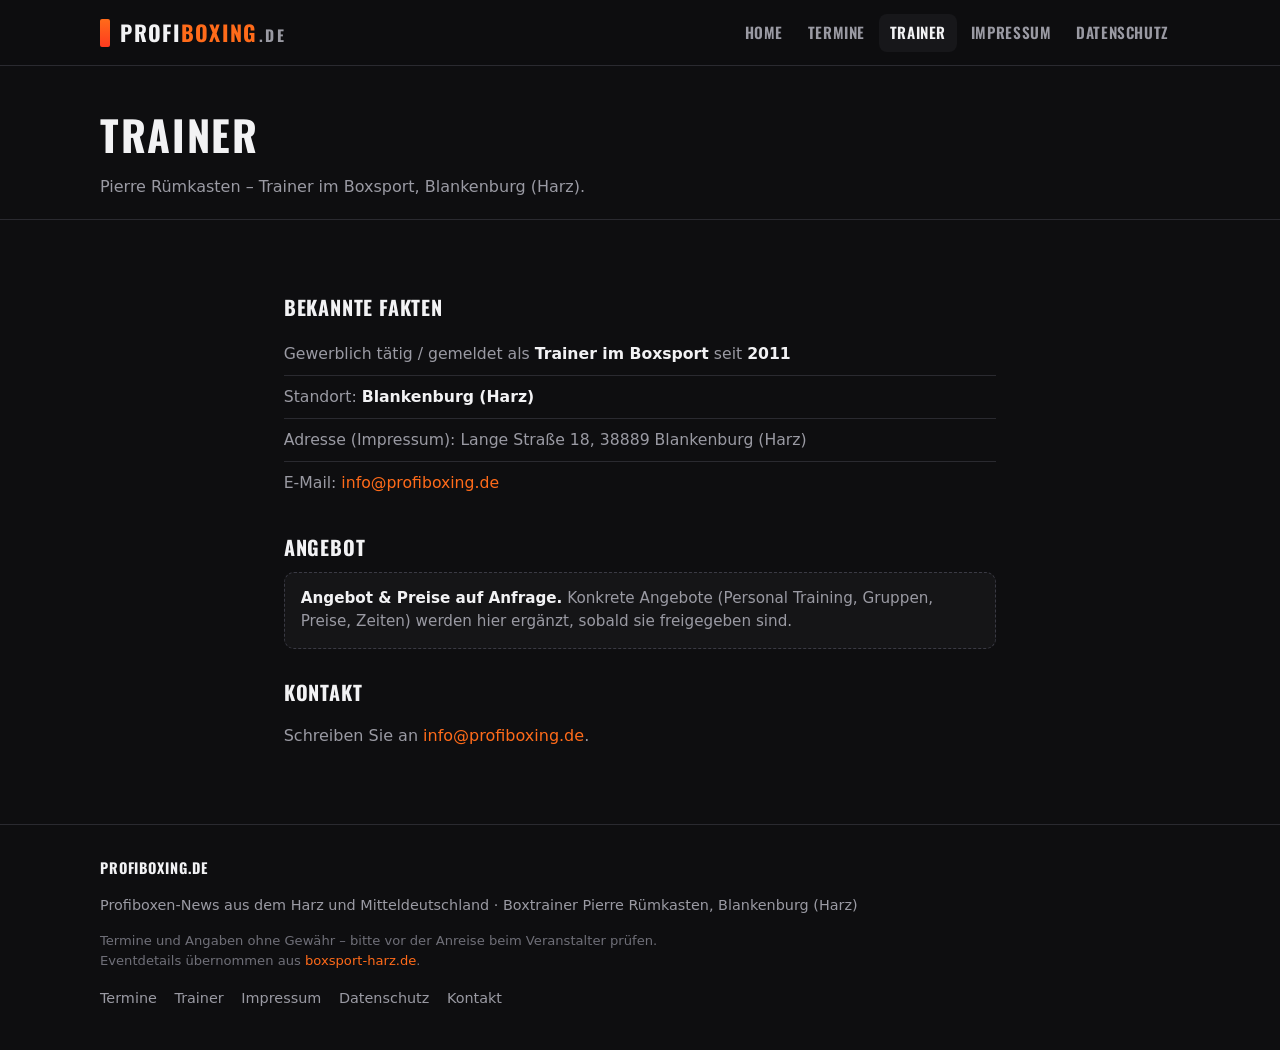
<file: Trainer.html>
<!DOCTYPE html>
<html lang="de">
<head>
<meta charset="utf-8">
<meta name="viewport" content="width=device-width, initial-scale=1">
<meta name="referrer" content="strict-origin-when-cross-origin">
<title>Boxtrainer Pierre Rümkasten | PROFIBOXING.DE</title>
<meta name="description" content="Pierre Rümkasten – Trainer im Boxsport seit 2011, Blankenburg (Harz). Angebot und Preise auf Anfrage.">
<meta name="author" content="Pierre Rümkasten">
<meta name="theme-color" content="#0e0e10">
<link rel="canonical" href="https://www.profiboxing.de/Trainer.html">
<meta property="og:title" content="Boxtrainer Pierre Rümkasten | PROFIBOXING.DE">
<meta property="og:description" content="Pierre Rümkasten – Trainer im Boxsport seit 2011, Blankenburg (Harz). Angebot und Preise auf Anfrage.">
<meta property="og:url" content="https://www.profiboxing.de/Trainer.html">
<meta property="og:type" content="website">
<meta property="og:locale" content="de_DE">
<meta property="og:site_name" content="PROFIBOXING.DE">
<link rel="icon" href="favicon.ico" sizes="any">
<link rel="icon" type="image/svg+xml" href="icons/favicon.svg">
<link rel="icon" type="image/png" sizes="32x32" href="icons/favicon-32.png">
<link rel="apple-touch-icon" href="icons/apple-touch-icon.png">
<link rel="stylesheet" href="css/style.css">
</head>
<body>
<header class="site-header">
  <div class="wrap header-inner">
    <a class="logo" href="index.html" aria-label="PROFIBOXING.DE Startseite">
      <span class="logo-mark" aria-hidden="true"></span>
      <span class="logo-text">PROFI<span>BOXING</span><small>.DE</small></span>
    </a>
    <button class="nav-toggle" type="button" aria-expanded="false" aria-controls="site-nav" id="navToggle">Menü</button>
    <nav class="nav" id="site-nav" aria-label="Hauptnavigation">
      <a href="index.html">Home</a>
      <a href="Termine.html">Termine</a>
      <a href="Trainer.html" aria-current="page">Trainer</a>
      <a href="Impressum.html">Impressum</a>
      <a href="Datenschutz.html">Datenschutz</a>
    </nav>
  </div>
</header>

<main>
  <section class="page-hero">
    <div class="wrap">
      <h1>Trainer</h1>
      <p>Pierre Rümkasten – Trainer im Boxsport, Blankenburg (Harz).</p>
    </div>
  </section>
  <section class="section">
    <div class="wrap legal">
      <h2>Bekannte Fakten</h2>
      <ul class="fact-list">
        <li>Gewerblich tätig / gemeldet als <strong>Trainer im Boxsport</strong> seit <strong>2011</strong></li>
        <li>Standort: <strong>Blankenburg (Harz)</strong></li>
        <li>Adresse (Impressum): Lange Straße 18, 38889 Blankenburg (Harz)</li>
        <li>E-Mail: <a href="mailto:info@profiboxing.de">info@profiboxing.de</a></li>
      </ul>

      <h2>Angebot</h2>
      <!-- TODO: Personal Training – Beschreibung, für wen, Dauer, Ort -->
      <!-- TODO: Gruppentraining / Kleingruppen – Formate und Voraussetzungen -->
      <!-- TODO: Preise – Einzelstunde, Pakete, Probetraining -->
      <!-- TODO: Trainingszeiten und Wochentage -->
      <!-- TODO: Equipment / was mitzubringen ist -->
      <p class="placeholder-note"><strong>Angebot &amp; Preise auf Anfrage.</strong> Konkrete Angebote (Personal Training, Gruppen, Preise, Zeiten) werden hier ergänzt, sobald sie freigegeben sind.</p>

      <h2>Kontakt</h2>
      <p>Schreiben Sie an <a href="mailto:info@profiboxing.de">info@profiboxing.de</a>.</p>
    </div>
  </section>
</main>
<footer class="site-footer">
  <div class="wrap footer-inner">
    <div>
      <p class="footer-brand">PROFIBOXING.DE</p>
      <p>Profiboxen-News aus dem Harz und Mitteldeutschland · Boxtrainer Pierre Rümkasten, Blankenburg (Harz)</p>
      <p class="disclaimer">Termine und Angaben ohne Gewähr – bitte vor der Anreise beim Veranstalter prüfen. Eventdetails übernommen aus <a href="https://www.boxsport-harz.de/">boxsport-harz.de</a>.</p>
    </div>
    <nav class="footer-nav" aria-label="Fußnavigation">
      <a href="Termine.html">Termine</a>
      <a href="Trainer.html">Trainer</a>
      <a href="Impressum.html">Impressum</a>
      <a href="Datenschutz.html">Datenschutz</a>
      <a href="mailto:info@profiboxing.de">Kontakt</a>
    </nav>
  </div>
</footer>
<script>
(function(){
  var btn=document.getElementById('navToggle');
  var nav=document.getElementById('site-nav');
  if(!btn||!nav) return;
  btn.addEventListener('click',function(){
    var open=nav.classList.toggle('is-open');
    btn.setAttribute('aria-expanded', open ? 'true' : 'false');
  });
})();
</script>
</body>
</html>
</file>
<file: css/style.css>
@font-face{
  font-family:"Oswald";
  src:url("../fonts/Oswald-Regular.ttf") format("truetype");
  font-weight:400;
  font-style:normal;
  font-display:swap;
}
@font-face{
  font-family:"Oswald";
  src:url("../fonts/Oswald-SemiBold.ttf") format("truetype");
  font-weight:600;
  font-style:normal;
  font-display:swap;
}
@font-face{
  font-family:"Oswald";
  src:url("../fonts/Oswald-Bold.ttf") format("truetype");
  font-weight:700;
  font-style:normal;
  font-display:swap;
}

:root{
  --bg:#0e0e10;
  --bg-elev:#17171a;
  --bg-card:#1c1c20;
  --bg-card-hover:#232328;
  --line:#2a2a30;
  --text:#f2f2f4;
  --muted:#9a9aa3;
  --accent:#ff6b1a;
  --accent-2:#ff3b1f;
  --accent-soft:rgba(255,107,26,.14);
  --profi:#ff6b1a;
  --amateur:#5b8cff;
  --mixed:#c084fc;
  --ok:#34d399;
  --radius:14px;
  --shadow:0 12px 40px rgba(0,0,0,.35);
  --max:1080px;
  --font-display:"Oswald", "Arial Narrow", Impact, "Helvetica Neue", Arial, sans-serif;
  --font-body:system-ui, -apple-system, "Segoe UI", Roboto, "Helvetica Neue", Arial, sans-serif;
}

*{box-sizing:border-box}
html{scroll-behavior:smooth}
body{
  margin:0;
  font-family:var(--font-body);
  background:var(--bg);
  color:var(--text);
  line-height:1.55;
  -webkit-font-smoothing:antialiased;
}
img{max-width:100%;height:auto;display:block}
a{color:var(--accent);text-decoration:none}
a:hover{text-decoration:underline}
.wrap{width:min(100% - 2rem, var(--max));margin-inline:auto}

/* Header */
.site-header{
  position:sticky;top:0;z-index:40;
  background:rgba(14,14,16,.92);
  backdrop-filter:blur(10px);
  border-bottom:1px solid var(--line);
}
.header-inner{
  display:flex;align-items:center;justify-content:space-between;
  gap:1rem;padding:.85rem 0;
}
.logo{
  display:inline-flex;align-items:center;gap:.65rem;
  text-decoration:none;color:var(--text);
}
.logo img{height:28px;width:auto}
.logo-mark{
  width:10px;height:28px;border-radius:2px;
  background:linear-gradient(180deg,var(--accent),var(--accent-2));
  flex-shrink:0;
}
.logo-text{
  font-family:var(--font-display);
  font-weight:700;font-size:1.35rem;letter-spacing:.06em;
  text-transform:uppercase;line-height:1;
}
.logo-text span{color:var(--accent)}
.logo-text small{
  font-size:.72em;color:var(--muted);letter-spacing:.14em;margin-left:.1em;
}

.nav{display:flex;gap:.15rem;flex-wrap:wrap;align-items:center}
.nav a{
  font-family:var(--font-display);
  font-weight:600;font-size:.95rem;letter-spacing:.04em;
  text-transform:uppercase;color:var(--muted);
  padding:.45rem .7rem;border-radius:8px;text-decoration:none;
}
.nav a:hover,.nav a[aria-current="page"]{color:var(--text);background:var(--bg-elev)}
.nav-toggle{
  display:none;background:transparent;border:1px solid var(--line);
  color:var(--text);border-radius:8px;padding:.4rem .65rem;
  font-family:var(--font-display);letter-spacing:.06em;cursor:pointer;
}

/* Hero */
.hero{
  position:relative;overflow:hidden;
  padding:3.25rem 0 2.75rem;
  border-bottom:1px solid var(--line);
  background:
    radial-gradient(900px 380px at 85% -10%, rgba(255,107,26,.18), transparent 60%),
    radial-gradient(700px 320px at 0% 100%, rgba(255,59,31,.08), transparent 55%),
    var(--bg);
}
.hero-kicker{
  display:inline-flex;align-items:center;gap:.5rem;
  font-family:var(--font-display);font-weight:600;letter-spacing:.12em;
  text-transform:uppercase;color:var(--accent);font-size:.85rem;margin:0 0 .85rem;
}
.hero-kicker::before{
  content:"";width:1.5rem;height:2px;background:var(--accent);
}
.hero h1{
  font-family:var(--font-display);font-weight:700;
  font-size:clamp(2.1rem, 6vw, 3.6rem);
  line-height:1.05;letter-spacing:.02em;text-transform:uppercase;
  margin:0 0 1rem;max-width:16ch;
}
.hero p.lead{
  margin:0 0 1.5rem;color:var(--muted);font-size:1.05rem;max-width:42ch;
}
.hero-actions{display:flex;flex-wrap:wrap;gap:.75rem}

.btn{
  display:inline-flex;align-items:center;justify-content:center;gap:.4rem;
  font-family:var(--font-display);font-weight:700;letter-spacing:.06em;
  text-transform:uppercase;font-size:.95rem;
  padding:.75rem 1.15rem;border-radius:10px;border:1px solid transparent;
  text-decoration:none;cursor:pointer;transition:transform .15s ease, background .15s ease;
}
.btn:hover{text-decoration:none;transform:translateY(-1px)}
.btn-primary{
  background:linear-gradient(135deg,var(--accent),var(--accent-2));
  color:#140800;border-color:transparent;
}
.btn-ghost{
  background:transparent;color:var(--text);border-color:var(--line);
}
.btn-ghost:hover{border-color:var(--accent);color:var(--accent)}

/* Sections */
.section{padding:2.75rem 0}
.section-head{
  display:flex;flex-wrap:wrap;align-items:end;justify-content:space-between;
  gap:1rem;margin-bottom:1.35rem;
}
.section-head h2{
  font-family:var(--font-display);font-weight:700;text-transform:uppercase;
  letter-spacing:.04em;font-size:clamp(1.5rem,3.5vw,2rem);margin:0;
}
.section-head p{margin:0;color:var(--muted);max-width:42ch}
.section-muted{background:var(--bg-elev);border-block:1px solid var(--line)}

/* Cards / events */
.grid{display:grid;gap:1rem}
.grid-2{grid-template-columns:1fr}
.grid-3{grid-template-columns:1fr}
@media(min-width:720px){
  .grid-2{grid-template-columns:1fr 1fr}
  .grid-3{grid-template-columns:repeat(3,1fr)}
}

.event-card{
  background:var(--bg-card);border:1px solid var(--line);
  border-radius:var(--radius);padding:1.15rem 1.2rem;
  box-shadow:var(--shadow);display:flex;flex-direction:column;gap:.7rem;
  transition:border-color .15s ease, background .15s ease;
}
.event-card:hover{border-color:#3a3a44;background:var(--bg-card-hover)}
.event-top{display:flex;flex-wrap:wrap;gap:.5rem;align-items:center}
.badge{
  display:inline-flex;align-items:center;
  font-family:var(--font-display);font-weight:700;font-size:.75rem;
  letter-spacing:.08em;text-transform:uppercase;
  padding:.28rem .55rem;border-radius:999px;border:1px solid transparent;
}
.badge-profi{background:var(--accent-soft);color:var(--profi);border-color:rgba(255,107,26,.35)}
.badge-amateur{background:rgba(91,140,255,.12);color:var(--amateur);border-color:rgba(91,140,255,.35)}
.badge-mixed{background:rgba(192,132,252,.12);color:var(--mixed);border-color:rgba(192,132,252,.35)}
.badge-result{background:rgba(52,211,153,.12);color:var(--ok);border-color:rgba(52,211,153,.35)}
.event-date{
  font-family:var(--font-display);font-weight:600;color:var(--muted);
  letter-spacing:.04em;font-size:.95rem;
}
.event-card h3{
  font-family:var(--font-display);font-weight:700;text-transform:uppercase;
  letter-spacing:.03em;font-size:1.25rem;margin:0;line-height:1.15;
}
.event-meta{margin:0;color:var(--muted);font-size:.95rem}
.event-meta strong{color:var(--text);font-weight:600}
.event-note{margin:0;font-size:.88rem;color:var(--muted)}
.event-links{display:flex;flex-wrap:wrap;gap:.6rem;margin-top:auto;padding-top:.35rem}
.event-links a{
  font-family:var(--font-display);font-weight:600;letter-spacing:.04em;
  text-transform:uppercase;font-size:.85rem;
}

/* Trainer teaser */
.trainer-panel{
  display:grid;gap:1.25rem;align-items:center;
  background:
    linear-gradient(135deg, rgba(255,107,26,.12), transparent 45%),
    var(--bg-card);
  border:1px solid var(--line);border-radius:var(--radius);
  padding:1.5rem;box-shadow:var(--shadow);
}
@media(min-width:800px){
  .trainer-panel{grid-template-columns:1.4fr .9fr}
}
.trainer-panel h2{
  font-family:var(--font-display);text-transform:uppercase;letter-spacing:.04em;
  font-size:clamp(1.5rem,3vw,2rem);margin:0 0 .75rem;
}
.trainer-panel p{margin:0 0 .75rem;color:var(--muted)}
.fact-list{list-style:none;padding:0;margin:0 0 1rem}
.fact-list li{
  padding:.55rem 0;border-bottom:1px solid var(--line);
  color:var(--text);font-size:.98rem;
}
.fact-list li:last-child{border-bottom:0}
.fact-list strong{color:var(--accent)}
.placeholder-note{
  margin:0;padding:.85rem 1rem;border-radius:10px;
  background:rgba(255,255,255,.03);border:1px dashed #3a3a44;
  color:var(--muted);font-size:.95rem;
}
.placeholder-note strong{color:var(--text)}

/* Contact */
.contact-box{
  background:var(--bg-card);border:1px solid var(--line);
  border-radius:var(--radius);padding:1.35rem;box-shadow:var(--shadow);
}
.contact-box h2{
  font-family:var(--font-display);text-transform:uppercase;letter-spacing:.04em;
  margin:0 0 .75rem;font-size:1.5rem;
}
.contact-box dl{margin:0;display:grid;gap:.65rem}
.contact-box dt{font-family:var(--font-display);letter-spacing:.06em;text-transform:uppercase;color:var(--muted);font-size:.8rem;margin:0}
.contact-box dd{margin:0;font-size:1.05rem}
.contact-box a{font-weight:600}

/* Page hero (inner) */
.page-hero{padding:2.25rem 0 1.25rem;border-bottom:1px solid var(--line)}
.page-hero h1{
  font-family:var(--font-display);text-transform:uppercase;letter-spacing:.04em;
  font-size:clamp(1.8rem,4vw,2.6rem);margin:0 0 .5rem;
}
.page-hero p{margin:0;color:var(--muted);max-width:55ch}

/* Legal */
.legal{max-width:70ch}
.legal h2{
  font-family:var(--font-display);text-transform:uppercase;letter-spacing:.04em;
  font-size:1.25rem;margin:1.75rem 0 .6rem;
}
.legal p,.legal li{color:var(--muted)}
.legal strong{color:var(--text)}
.legal address{font-style:normal;color:var(--text);line-height:1.6}

/* Footer */
.site-footer{
  border-top:1px solid var(--line);padding:2rem 0 2.5rem;margin-top:1rem;
  color:var(--muted);font-size:.9rem;
}
.footer-inner{
  display:flex;flex-wrap:wrap;gap:1rem;justify-content:space-between;align-items:start;
}
.footer-brand{
  font-family:var(--font-display);font-weight:700;letter-spacing:.06em;
  text-transform:uppercase;color:var(--text);margin:0 0 .35rem;
}
.footer-nav{display:flex;flex-wrap:wrap;gap:.75rem 1.1rem}
.footer-nav a{color:var(--muted);text-decoration:none}
.footer-nav a:hover{color:var(--accent)}
.disclaimer{margin:.85rem 0 0;font-size:.82rem;color:#6f6f78;max-width:70ch}

/* Mobile nav + readability */
@media(max-width:720px){
  .nav-toggle{
    display:inline-flex;align-items:center;justify-content:center;
    min-width:44px;min-height:44px;padding:.55rem .85rem;font-size:.95rem;
  }
  .nav{
    display:none;width:100%;flex-direction:column;
    padding-bottom:.75rem;gap:.15rem;
  }
  .nav.is-open{display:flex}
  .nav a{
    display:flex;align-items:center;min-height:44px;
    padding:.7rem .75rem;font-size:1rem;
  }
  .header-inner{flex-wrap:wrap}
  body{font-size:16px}
  .event-note,.event-meta,.event-links a{font-size:1rem !important}
  .hero-kicker{font-size:.9rem}
  .btn{min-height:44px}
  .footer-nav a{display:inline-flex;align-items:center;min-height:44px}
}
</file>
